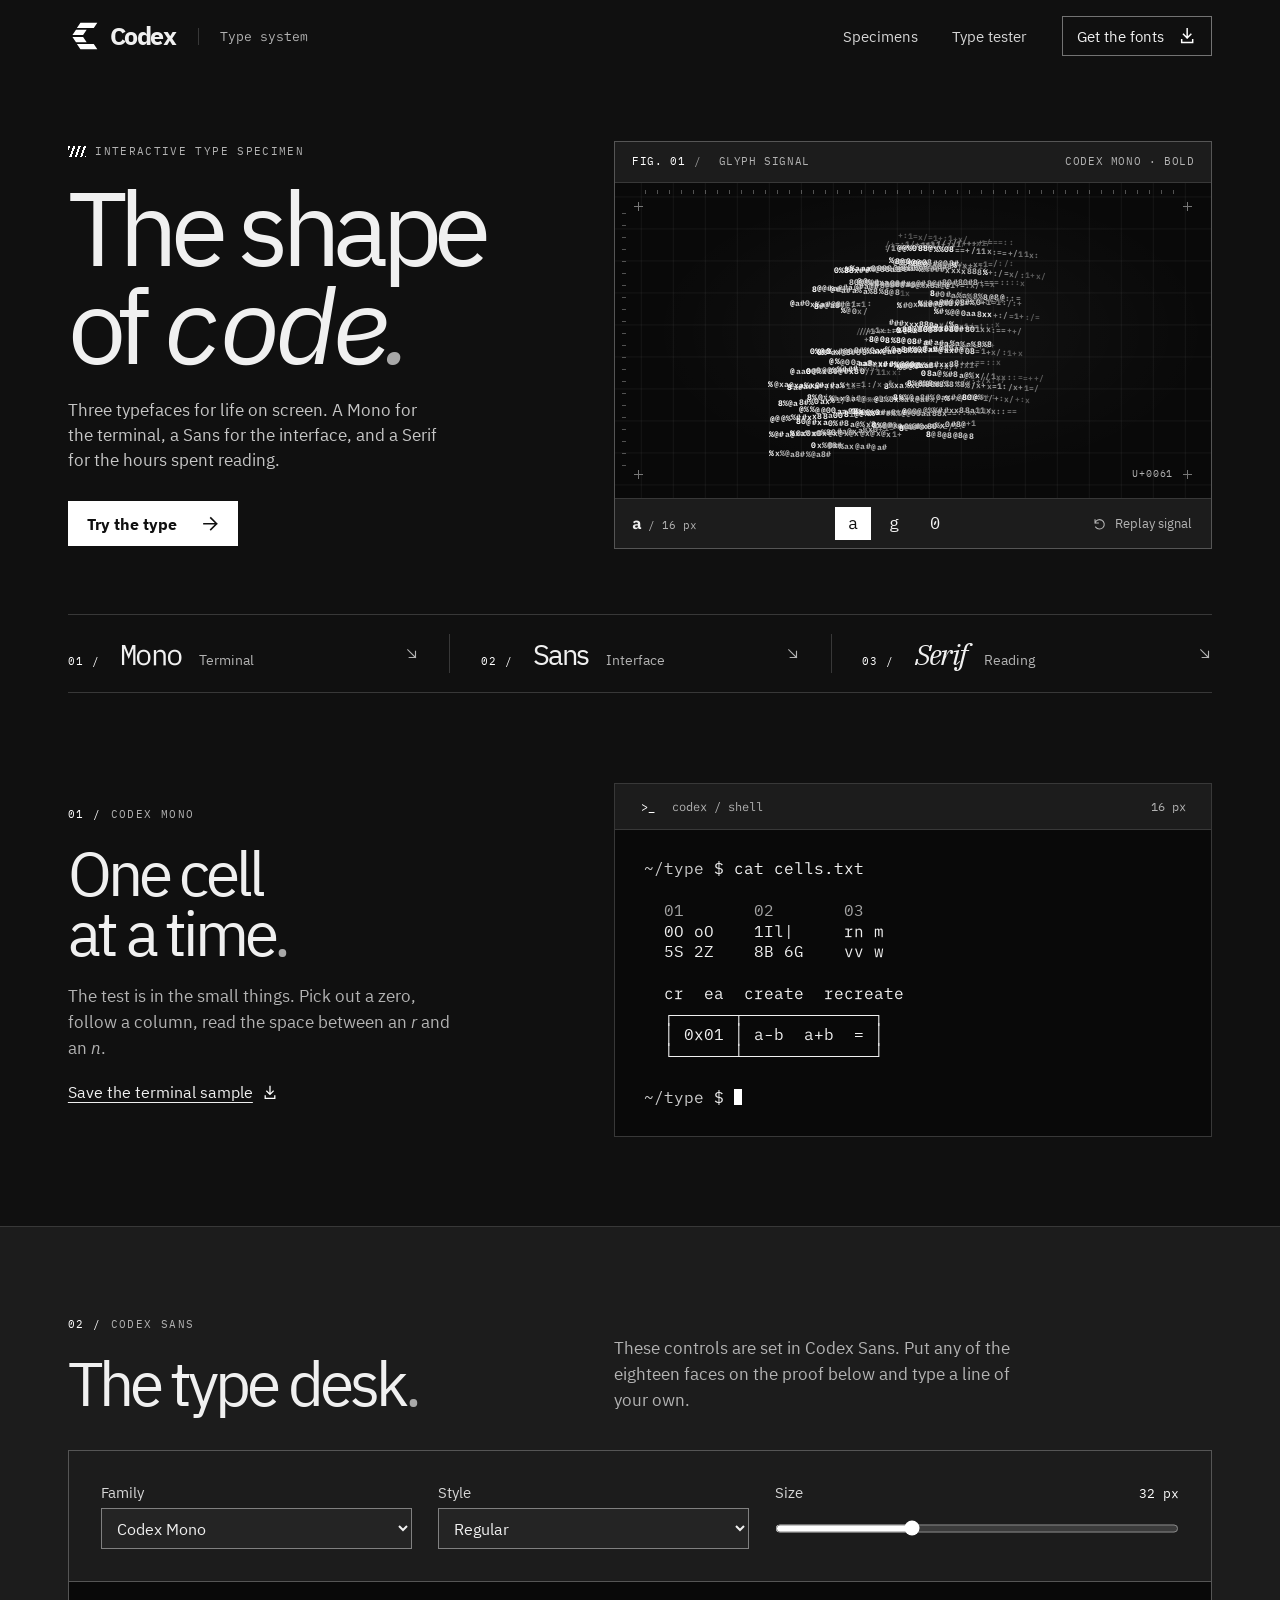
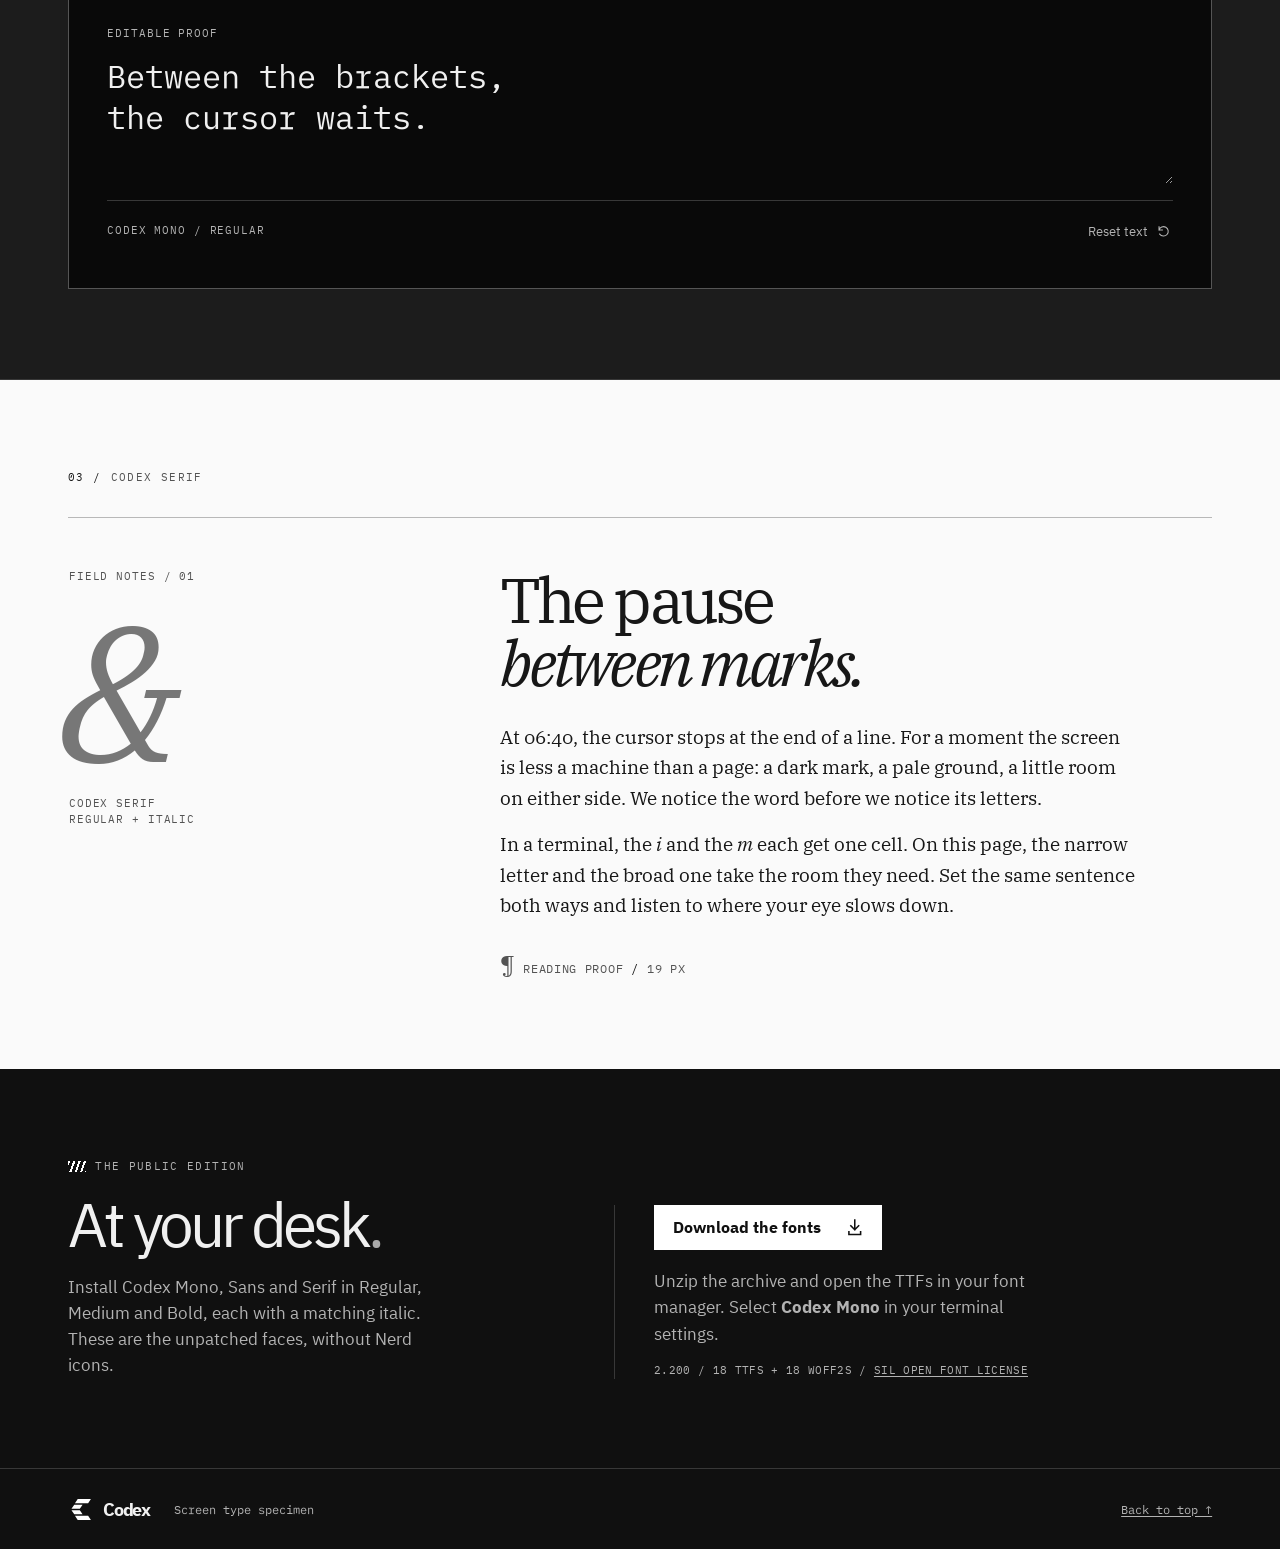
<file: index.html>
<!doctype html>
<html lang="en">
<head>
  <meta charset="utf-8">
  <meta name="viewport" content="width=device-width, initial-scale=1">
  <meta name="theme-color" content="#101010">
  <meta name="description" content="Three Codex typefaces for the screen. Examine a letter, set a proof, and take Mono, Sans and Serif to your own desk.">
  <title>Codex — The shape of code</title>
  <link rel="icon" href="mark.svg" type="image/svg+xml">
  <link rel="preload" href="fonts/CodexMono-Bold.woff2" as="font" type="font/woff2" crossorigin>
  <link rel="stylesheet" href="fonts.css">
  <link rel="stylesheet" href="screen.css">
  <script src="controls.js" defer></script>
  <script src="matrix.js" defer></script>
</head>
<body id="top">
  <a class="skip" href="#main">Skip to specimen</a>
  <svg class="symbols" xmlns="http://www.w3.org/2000/svg" aria-hidden="true">
    <symbol id="arrow" viewBox="0 0 20 20"><path d="M3 10h13m-6-6 6 6-6 6"/></symbol>
    <symbol id="southeast" viewBox="0 0 20 20"><path d="m4 4 11 11M6 15h9V6"/></symbol>
    <symbol id="download" viewBox="0 0 20 20"><path d="M10 2v10m-4-4 4 4 4-4M4 14v3h12v-3"/></symbol>
    <symbol id="replay" viewBox="0 0 20 20"><path d="M3 4v5h5M3 9a7 7 0 1 1 1 6"/></symbol>
  </svg>
  <header class="masthead">
    <div class="wrap masthead-inner">
      <a class="brand" href="#top" aria-label="Codex, back to top"><img src="mark.svg" width="32" height="32" alt=""><span>Codex</span></a>
      <span class="masthead-note">Type system</span>
      <nav aria-label="Main navigation">
        <a class="nav-text" href="#specimens">Specimens</a>
        <a class="nav-text" href="#tester">Type tester</a>
        <a class="nav-get" href="#install">Get the fonts <svg class="icon" aria-hidden="true"><use href="#download"/></svg></a>
      </nav>
    </div>
  </header>
  <main id="main" tabindex="-1">
    <section class="wrap hero" aria-labelledby="hero-title">
      <div class="hero-copy">
        <p class="eyebrow"><span class="pulse-mark" aria-hidden="true"></span> Interactive type specimen</p>
        <h1 id="hero-title">The shape<br> of <em>code<span class="serif">.</span></em></h1>
        <p class="dek">Three typefaces for life on screen. A Mono for the terminal, a Sans for the interface, and a Serif for the hours spent reading.</p>
        <a class="action" href="#tester">Try the type <svg class="icon" aria-hidden="true"><use href="#arrow"/></svg></a>
      </div>
      <figure class="instrument">
        <figcaption class="instrument-head"><span><b>Fig. 01</b><i>/</i> Glyph signal</span><span>Codex Mono · Bold</span></figcaption>
        <div class="chamber" role="img" aria-label="An enlarged lowercase a in Codex Mono Bold.">
          <div class="axis axis-t" aria-hidden="true"></div>
          <div class="axis axis-l" aria-hidden="true"></div>
          <span class="cross c1" aria-hidden="true"></span><span class="cross c2" aria-hidden="true"></span>
          <span class="cross c3" aria-hidden="true"></span><span class="cross c4" aria-hidden="true"></span>
          <span class="codepoint" aria-hidden="true">U+0061</span>
          <span class="glyph-fallback" aria-hidden="true">a</span>
          <canvas aria-hidden="true"></canvas>
        </div>
        <div class="instrument-controls">
          <span class="reading-size"><b>a</b> / 16 px</span>
          <div class="glyph-choices" role="group" aria-label="Signal glyph" hidden>
            <button type="button" aria-label="Show lowercase a" aria-pressed="true" data-glyph="a">a</button>
            <button type="button" aria-label="Show lowercase g" aria-pressed="false" data-glyph="g">g</button>
            <button type="button" aria-label="Show digit 0" aria-pressed="false" data-glyph="0">0</button>
          </div>
          <button class="replay" type="button" hidden><svg class="icon" aria-hidden="true"><use href="#replay"/></svg> Replay signal</button>
        </div>
      </figure>
    </section>
    <nav class="wrap directory" id="specimens" aria-label="Specimen index">
      <a href="#mono"><span class="index-no">01 /</span> <span><span class="family-name mono">Mono</span> <span class="directory-note">Terminal</span></span><svg class="icon" aria-hidden="true"><use href="#southeast"/></svg></a>
      <a href="#tester"><span class="index-no">02 /</span> <span><span class="family-name sans">Sans</span> <span class="directory-note">Interface</span></span><svg class="icon" aria-hidden="true"><use href="#southeast"/></svg></a>
      <a href="#serif"><span class="index-no">03 /</span> <span><span class="family-name serif">Serif</span> <span class="directory-note">Reading</span></span><svg class="icon" aria-hidden="true"><use href="#southeast"/></svg></a>
    </nav>
    <section id="mono" class="wrap section split mono-section" aria-labelledby="mono-title">
      <div class="section-intro">
        <p class="eyebrow"><span>01 /</span> Codex Mono</p>
        <h2 id="mono-title">One cell<br> at a time<span>.</span></h2>
        <p>The test is in the small things. Pick out a zero, follow a column, read the space between an <i>r</i> and an <i>n</i>.</p>
        <a class="underlink" href="cells.txt" download>Save the terminal sample <svg class="icon" aria-hidden="true"><use href="#download"/></svg></a>
      </div>
      <div class="terminal">
        <div class="terminal-head"><span><span class="terminal-mark" aria-hidden="true">&gt;_</span> codex / shell</span><span>16 px</span></div>
        <pre aria-label="Terminal sample in Codex Mono"><span class="path">~/type</span> $ cat cells.txt

<span class="dim">  01       02       03</span>
  0O oO    1Il|     rn m
  5S 2Z    8B 6G    vv w

  cr  ea  create  recreate
  ┌──────┬─────────────┐
  │ 0x01 │ a-b  a+b  = │
  └──────┴─────────────┘

<span class="path">~/type</span> $ <span class="cursor" aria-hidden="true"></span></pre>
      </div>
    </section>
    <section id="tester" class="desk" aria-labelledby="desk-title">
      <div class="wrap section">
        <div class="section-heading">
          <div><p class="eyebrow"><span>02 /</span> Codex Sans</p><h2 id="desk-title">The type desk<span>.</span></h2></div>
          <p>These controls are set in Codex Sans. Put any of the eighteen faces on the proof below and type a line of your own.</p>
        </div>
        <div class="workbench">
          <div class="settings" hidden>
            <div><label for="family">Family</label><select id="family"><option value="mono">Codex Mono</option><option value="sans">Codex Sans</option><option value="serif">Codex Serif</option></select></div>
            <div><label for="style">Style</label><select id="style"><option value="Regular" data-weight="400" data-slant="normal">Regular</option><option value="Italic" data-weight="400" data-slant="italic">Italic</option><option value="Medium" data-weight="500" data-slant="normal">Medium</option><option value="MediumItalic" data-weight="500" data-slant="italic">Medium Italic</option><option value="Bold" data-weight="700" data-slant="normal">Bold</option><option value="BoldItalic" data-weight="700" data-slant="italic">Bold Italic</option></select></div>
            <div class="size-control"><label for="size">Size</label><output for="size" id="size-value">32 px</output><input id="size" type="range" min="12" max="72" value="32" aria-valuetext="32 pixels"></div>
          </div>
          <div class="proof">
            <label for="sample" class="micro">Editable proof</label>
            <textarea id="sample" aria-describedby="proof-name" rows="3" spellcheck="false" autocomplete="off">Between the brackets,
the cursor waits.</textarea>
            <div class="proof-foot"><span id="proof-name">Codex Mono / Regular</span><button type="button" id="reset" hidden>Reset text <svg class="icon" aria-hidden="true"><use href="#replay"/></svg></button></div>
          </div>
        </div>
      </div>
    </section>
    <section id="serif" class="paper" aria-labelledby="serif-title">
      <div class="wrap section">
        <p class="eyebrow"><span>03 /</span> Codex Serif</p>
        <div class="reading">
          <div class="reading-margin"><span class="folio micro">Field notes / 01</span><span class="ampersand" aria-hidden="true">&amp;</span><span class="micro">Codex Serif<br>Regular + Italic</span></div>
          <article>
            <h2 id="serif-title">The pause<br> <em>between marks.</em></h2>
            <p>At 06:40, the cursor stops at the end of a line. For a moment the screen is less a machine than a page: a dark mark, a pale ground, a little room on either side. We notice the word before we notice its letters.</p>
            <p>In a terminal, the <i>i</i> and the <i>m</i> each get one cell. On this page, the narrow letter and the broad one take the room they need. Set the same sentence both ways and listen to where your eye slows down.</p>
            <p class="colophon"><span>¶</span> Reading proof <i>/</i> 19 px</p>
          </article>
        </div>
      </div>
    </section>
    <section id="install" class="wrap section install" aria-labelledby="install-title">
      <div>
        <p class="eyebrow"><span class="pulse-mark" aria-hidden="true"></span> The public edition</p>
        <h2 id="install-title">At your desk<span>.</span></h2>
        <p>Install Codex Mono, Sans and Serif in Regular, Medium and Bold, each with a matching italic. These are the unpatched faces, without Nerd icons.</p>
      </div>
      <div class="download-panel">
        <a class="action" href="Codex-typefaces.zip" download>Download the fonts <svg class="icon" aria-hidden="true"><use href="#download"/></svg></a>
        <p>Unzip the archive and open the TTFs in your font manager. Select <strong>Codex Mono</strong> in your terminal settings.</p>
        <span class="download-meta">2.200 / 18 TTFs + 18 WOFF2s / <a href="OFL.txt">SIL Open Font License</a></span>
      </div>
    </section>
  </main>
  <footer><div class="wrap footer-inner"><span class="brand"><img src="mark.svg" width="25" height="25" alt=""> Codex</span><span>Screen type specimen</span><a href="#top">Back to top ↑</a></div></footer>
</body>
</html>
</file>
<file: fonts.css>
@font-face { font-family: "Codex Mono"; src: url("fonts/CodexMono-Regular.woff2") format("woff2"); font-style: normal; font-weight: 400; font-display: swap; }
@font-face { font-family: "Codex Mono"; src: url("fonts/CodexMono-Italic.woff2") format("woff2"); font-style: italic; font-weight: 400; font-display: swap; }
@font-face { font-family: "Codex Mono"; src: url("fonts/CodexMono-Medium.woff2") format("woff2"); font-style: normal; font-weight: 500; font-display: swap; }
@font-face { font-family: "Codex Mono"; src: url("fonts/CodexMono-MediumItalic.woff2") format("woff2"); font-style: italic; font-weight: 500; font-display: swap; }
@font-face { font-family: "Codex Mono"; src: url("fonts/CodexMono-Bold.woff2") format("woff2"); font-style: normal; font-weight: 700; font-display: swap; }
@font-face { font-family: "Codex Mono"; src: url("fonts/CodexMono-BoldItalic.woff2") format("woff2"); font-style: italic; font-weight: 700; font-display: swap; }
@font-face { font-family: "Codex Sans"; src: url("fonts/CodexSans-Regular.woff2") format("woff2"); font-style: normal; font-weight: 400; font-display: swap; }
@font-face { font-family: "Codex Sans"; src: url("fonts/CodexSans-Italic.woff2") format("woff2"); font-style: italic; font-weight: 400; font-display: swap; }
@font-face { font-family: "Codex Sans"; src: url("fonts/CodexSans-Medium.woff2") format("woff2"); font-style: normal; font-weight: 500; font-display: swap; }
@font-face { font-family: "Codex Sans"; src: url("fonts/CodexSans-MediumItalic.woff2") format("woff2"); font-style: italic; font-weight: 500; font-display: swap; }
@font-face { font-family: "Codex Sans"; src: url("fonts/CodexSans-Bold.woff2") format("woff2"); font-style: normal; font-weight: 700; font-display: swap; }
@font-face { font-family: "Codex Sans"; src: url("fonts/CodexSans-BoldItalic.woff2") format("woff2"); font-style: italic; font-weight: 700; font-display: swap; }
@font-face { font-family: "Codex Serif"; src: url("fonts/CodexSerif-Regular.woff2") format("woff2"); font-style: normal; font-weight: 400; font-display: swap; }
@font-face { font-family: "Codex Serif"; src: url("fonts/CodexSerif-Italic.woff2") format("woff2"); font-style: italic; font-weight: 400; font-display: swap; }
@font-face { font-family: "Codex Serif"; src: url("fonts/CodexSerif-Medium.woff2") format("woff2"); font-style: normal; font-weight: 500; font-display: swap; }
@font-face { font-family: "Codex Serif"; src: url("fonts/CodexSerif-MediumItalic.woff2") format("woff2"); font-style: italic; font-weight: 500; font-display: swap; }
@font-face { font-family: "Codex Serif"; src: url("fonts/CodexSerif-Bold.woff2") format("woff2"); font-style: normal; font-weight: 700; font-display: swap; }
@font-face { font-family: "Codex Serif"; src: url("fonts/CodexSerif-BoldItalic.woff2") format("woff2"); font-style: italic; font-weight: 700; font-display: swap; }
</file>
<file: screen.css>
:root {
  color-scheme: dark;
  --ground: #101010;
  --screen: #090909;
  --panel: #1c1c1c;
  --edge: #555;
  --ink: #f0f0f0;
  --muted: #b3b3b3;
  --line: #383838;
  --signal: #fff;
  --paper: #fafafa;
  accent-color: var(--signal);
  -webkit-tap-highlight-color: #ffffff30;
  --sans: "Codex Sans", sans-serif;
  --serif: "Codex Serif", Georgia, serif;
  --mono: "Codex Mono", monospace;
  --gutter: clamp(20px, 5.3vw, 88px);
  font-family: var(--sans);
  font-synthesis: none;
  background: var(--ground);
  color: var(--ink);
}

* { box-sizing: border-box; }
body, h1, h2, p, figure, pre { margin: 0; }
body { min-width: 0; }
a { color: inherit; }
button, select, input, textarea { font: inherit; color: inherit; }
button, select, input[type="range"] { cursor: pointer; }
button { background: none; }
:focus-visible { outline: 3px solid var(--signal); outline-offset: 4px; }
[hidden] { display: none !important; }
::selection { color: var(--ground); background: var(--signal); }
.wrap { width: min(calc(100% - 2 * var(--gutter)), 1440px); margin-inline: auto; }
.symbols { position: absolute; width: 0; height: 0; overflow: hidden; }
.icon { width: 1.22em; height: 1.22em; flex: none; fill: none; stroke: currentColor; stroke-width: 1.6; stroke-linecap: square; stroke-linejoin: miter; }
.skip { position: absolute; z-index: 2; left: var(--gutter); top: .6rem; padding: .7rem 1rem; color: var(--ground); background: var(--signal); transform: translateY(-180%); }
.skip:focus { transform: none; }
.sans { font-family: var(--sans); }
.serif { font-family: var(--serif); }
.mono { font-family: var(--mono); }
.micro, .eyebrow, .index-no, .instrument-head, .codepoint, .proof-foot, .download-meta {
  font: 400 .7rem/1.4 var(--mono);
  letter-spacing: .08em;
  text-transform: uppercase;
}
.masthead-inner { min-height: 72px; display: flex; align-items: center; gap: 1.4rem; }
.brand { display: inline-flex; align-items: center; gap: .62rem; font: 700 1.55rem/1 var(--sans); letter-spacing: -.06em; text-decoration: none; }
.brand img { flex: none; }
.masthead-note { border-left: 1px solid var(--line); padding-left: 1.35rem; color: var(--muted); font: .8rem var(--mono); }
.masthead nav { margin-left: auto; display: flex; align-items: center; gap: clamp(1.4rem, 2.7vw, 3rem); }
.masthead nav a { text-decoration: none; font-size: .94rem; }
.nav-text { padding-block: .6rem; color: #d6d6d6; }
.nav-text:hover { color: var(--signal); text-decoration: underline; text-underline-offset: .22em; }
.nav-get { border: 1px solid #737373; padding: .62rem .9rem; display: inline-flex; align-items: center; gap: .9rem; }
.nav-get:hover { border-color: var(--signal); }
.nav-get .icon { color: var(--signal); }

.hero { padding-block: clamp(48px, 5.4vw, 86px) clamp(42px, 5.1vw, 82px); display: grid; grid-template-columns: minmax(0, .9fr) minmax(0, 1.1fr); gap: clamp(30px, 4.5vw, 84px); align-items: center; }
.eyebrow { display: flex; align-items: center; gap: .85em; color: var(--muted); letter-spacing: .12em; }
.eyebrow > span:first-child { color: var(--signal); }
h1 em span, h2 > span { color: #a8a8a8; }
.pulse-mark { display: inline-block; width: 18px; height: 11px; background: repeating-linear-gradient(110deg, var(--signal) 0 2px, transparent 2px 5px); }
h1 { margin: .2em 0 .24em; font: 400 clamp(4.5rem, 8.1vw, 8.6rem)/.92 var(--sans); letter-spacing: -.072em; }
h1 em { font: italic 400 1.02em/.92 var(--mono); letter-spacing: -.075em; }
.dek { color: #c6c6c6; max-width: 37ch; font-size: clamp(1.05rem, 1.25vw, 1.23rem); line-height: 1.5; }
.action { display: inline-flex; justify-content: space-between; align-items: center; gap: 1.5rem; padding: .78rem 1.1rem .78rem 1.22rem; background: var(--signal); color: var(--ground); font-weight: 700; text-decoration: none; }
.action:hover { background: #ddd; text-decoration: underline; text-underline-offset: .2em; }
.action:active { background: #bfbfbf; }
.hero .action { margin-top: 1.75rem; }
.instrument { min-width: 0; border: 1px solid var(--edge); background: var(--panel); }
.instrument-head, .instrument-controls { display: flex; justify-content: space-between; align-items: center; gap: .5rem; padding-inline: clamp(10px, 1.3vw, 20px); }
.instrument-head { min-height: 40px; color: var(--muted); letter-spacing: .055em; }
.instrument-head b { font-weight: 400; color: var(--signal); }
.instrument-head i { margin-inline: .8em; color: #999; font-style: normal; }
.chamber {
  position: relative;
  aspect-ratio: 1.88;
  isolation: isolate;
  overflow: hidden;
  border-block: 1px solid var(--line);
  background-color: var(--screen);
  background-image: linear-gradient(#ffffff0c 1px, transparent 1px), linear-gradient(90deg, #ffffff0c 1px, transparent 1px), radial-gradient(ellipse at 53% 47%, #ffffff0a 0%, transparent 63%);
  background-size: 32px 32px, 32px 32px, 100% 100%;
  background-position: center;
}
.chamber canvas { position: absolute; inset: 0; display: block; width: 100%; height: 100%; }
.glyph-fallback { position: absolute; inset: 0; display: grid; place-content: center; font: 700 clamp(110px, 16vw, 260px)/1 var(--mono); color: var(--signal); }
.axis { position: absolute; opacity: .45; }
.axis-t { inset: 7px 30px auto; height: 4px; background: repeating-linear-gradient(90deg, #aaa 0 1px, transparent 1px 12px); }
.axis-l { inset: 30px auto 30px 7px; width: 4px; background: repeating-linear-gradient(#aaa 0 1px, transparent 1px 12px); }
.cross { position: absolute; width: 9px; height: 9px; background: linear-gradient(90deg, transparent 4px, #777 4px 5px, transparent 5px), linear-gradient(transparent 4px, #777 4px 5px, transparent 5px); }
.c1, .c2 { top: 19px; }
.c3, .c4 { bottom: 19px; }
.c1, .c3 { left: 19px; }
.c2, .c4 { right: 19px; }
.codepoint { position: absolute; z-index: 1; right: 38px; bottom: 17px; color: var(--muted); font-size: .62rem; }
.instrument-controls { min-height: 49px; }
.reading-size { display: inline-flex; align-items: baseline; gap: .55em; color: var(--muted); font: .7rem var(--mono); }
.reading-size b { font: 700 16px var(--mono); color: var(--ink); }
.glyph-choices { display: flex; gap: 5px; padding-block: 4px; }
.glyph-choices button { min-width: 36px; min-height: 33px; border: 1px solid transparent; font: 400 1.04rem var(--mono); }
.glyph-choices button[aria-pressed="true"] { color: var(--ground); border-color: var(--signal); background: var(--signal); }
.glyph-choices button:hover { border-color: var(--muted); }
.replay, #reset { display: inline-flex; align-items: center; gap: .55rem; padding: .6rem .15rem; border: none; color: var(--muted); font-size: .84rem; }
.replay:hover, #reset:hover { color: var(--signal); text-decoration: underline; text-underline-offset: .2em; }
.replay .icon, #reset .icon { width: 1em; height: 1em; }

.directory { display: grid; grid-template-columns: repeat(3, 1fr); padding-block: 1.2rem; border-block: 1px solid var(--line); }
.directory a { display: flex; align-items: baseline; gap: clamp(.6rem, 1.6vw, 1.7rem); padding: .2rem clamp(.8rem, 2.4vw, 2.7rem); text-decoration: none; }
.directory a:first-child { padding-left: 0; }
.directory a + a { border-left: 1px solid var(--line); }
.directory a:last-child { padding-right: 0; }
.index-no { color: var(--signal); }
.family-name { font-size: clamp(1.55rem, 2.3vw, 2.45rem); line-height: 1.1; letter-spacing: -.055em; }
.family-name.serif { font-style: italic; }
.directory-note { margin-left: .85rem; font: .86rem var(--sans); color: var(--muted); }
.directory .icon { margin-left: auto; width: 14px; height: 14px; align-self: center; color: var(--muted); }
.directory a:hover .family-name { color: var(--signal); text-decoration: underline; text-decoration-thickness: 1px; text-underline-offset: .15em; }
.section { padding-block: clamp(58px, 7vw, 110px); }
.split, .section-heading, .install { display: grid; align-items: center; grid-template-columns: minmax(0, .9fr) minmax(0, 1.1fr); gap: clamp(30px, 4.5vw, 84px); }
h2 { font: 400 clamp(2.75rem, 4.85vw, 5.5rem)/.98 var(--sans); letter-spacing: -.066em; }
.section-intro h2, .section-heading h2, .install h2 { margin-top: .32em; }
.section-intro > p:not(.eyebrow), .section-heading > p, .install > div > p:not(.eyebrow) { font-size: 1.06rem; line-height: 1.55; color: var(--muted); }
.section-intro > p:not(.eyebrow), .install > div > p:not(.eyebrow) { margin-top: 1.15rem; max-width: 39ch; }
.underlink { display: inline-flex; align-items: center; gap: .6rem; padding-block: .65rem; margin-top: .65rem; text-underline-offset: .22em; }
.underlink .icon { color: var(--signal); width: 1em; }
.terminal { border: 1px solid var(--line); min-width: 0; background: var(--screen); }
.terminal-head { min-height: 46px; padding: .6rem clamp(14px, 2vw, 28px); display: flex; align-items: center; justify-content: space-between; gap: .6rem; color: var(--muted); background: var(--panel); border-bottom: 1px solid var(--line); font: .78rem var(--mono); }
.terminal-mark { color: var(--signal); margin-right: .65rem; }
.terminal pre { padding: clamp(18px, 2.2vw, 35px); overflow-x: auto; font: 400 16px/1.3 var(--mono); }
.path { color: #ccc; }
.dim { color: #a3a3a3; }
.cursor { display: inline-block; height: 1em; width: .55em; vertical-align: -.13em; background: var(--signal); }

.desk { background: var(--panel); border-block: 1px solid var(--line); }
.section-heading { margin-bottom: 2.3rem; align-items: end; }
.section-heading > p { max-width: 43ch; }
.workbench { border: 1px solid var(--edge); }
.settings { display: grid; grid-template-columns: 1fr 1fr 1.3fr; gap: clamp(12px, 2vw, 30px); padding: clamp(16px, 2.5vw, 32px); border-bottom: 1px solid var(--edge); }
.settings label { display: block; color: #d6d6d6; font-size: .92rem; }
.settings select { display: block; width: 100%; margin-top: .35rem; padding: .55rem .7rem; border: 1px solid #808080; border-radius: 0; background-color: #242424; }
.settings option:checked { color: var(--ground); background: var(--signal); }
.size-control { display: grid; grid-template-columns: 1fr auto; align-content: start; align-items: baseline; }
.size-control input { grid-column: 1 / -1; }
#size-value { color: var(--signal); font: .83rem var(--mono); }
input[type="range"] { width: 100%; min-height: 41px; margin: .35rem 0 0; }
.proof { padding: clamp(18px, 3vw, 44px); background: var(--screen); }
.proof > label { color: var(--muted); }
#sample { display: block; width: 100%; min-height: 7.6rem; margin: .7rem 0 1rem; padding: .1em .1em .1em 0; border: 0; border-radius: 0; background: none; resize: vertical; font: 400 32px/1.3 var(--mono); overflow-wrap: anywhere; }
.proof-foot { border-top: 1px solid var(--line); padding-top: .7rem; display: flex; align-items: center; justify-content: space-between; gap: .75rem; color: var(--muted); font-size: .68rem; }
.proof-foot button { letter-spacing: 0; text-transform: none; font-family: var(--sans); }

.paper {
  color-scheme: light;
  --ground: var(--paper);
  --ink: #171717;
  --muted: #535353;
  --line: #b8b8b8;
  --signal: #171717;
  color: var(--ink);
  background: var(--paper);
  -webkit-tap-highlight-color: #00000024;
}
.reading { display: grid; grid-template-columns: minmax(170px, .48fr) minmax(0, 1fr); gap: clamp(36px, 7vw, 110px); margin-top: 2rem; padding-top: clamp(28px, 4vw, 64px); border-top: 1px solid var(--line); }
.reading-margin { display: flex; align-items: flex-start; flex-direction: column; padding-left: 1px; color: var(--muted); }
.ampersand { font: italic 400 clamp(7rem, 15vw, 17rem)/1.1 var(--serif); margin-left: -.055em; color: #777; }
.reading article { max-width: 65ch; }
.reading h2 { margin-bottom: 1.7rem; font: 400 clamp(3.15rem, 4.9vw, 5.6rem)/1 var(--serif); letter-spacing: -.06em; }
.reading article > p:not(.colophon) { font: 400 19px/1.6 var(--serif); max-width: 58ch; }
.reading article > p + p { margin-top: .85em; }
.reading .colophon { display: flex; align-items: baseline; gap: .7em; margin-top: 1.7rem; color: var(--muted); font: .72rem var(--mono); letter-spacing: .06em; text-transform: uppercase; }
.colophon span { font: 1.5rem var(--serif); }
.colophon i { color: var(--signal); font-style: normal; }
.install { align-items: end; }
.install .download-panel { padding-left: clamp(20px, 3vw, 52px); border-left: 1px solid var(--line); }
.install .download-panel p { font-size: 1rem; }
.download-meta { display: block; margin-top: 1rem; color: var(--muted); letter-spacing: .03em; }
.download-meta a { text-underline-offset: .2em; }
footer { border-top: 1px solid var(--line); }
.footer-inner { display: flex; align-items: center; gap: 1.5rem; min-height: 80px; color: var(--muted); font: .76rem var(--mono); }
.footer-inner .brand { color: var(--ink); font-size: 1.15rem; }
.footer-inner a { margin-left: auto; padding-block: .6rem; text-underline-offset: .2em; }

@media (max-width: 1000px) {
  .directory-note { display: block; margin: .25rem 0 0; }
}
@media (max-width: 800px) {
  .hero, .split, .section-heading, .install { grid-template-columns: minmax(0, 1fr); }
  .hero { padding-block: 40px 32px; gap: 30px; }
  .hero-copy { max-width: 560px; }
  h1 { font-size: clamp(4.7rem, 11.5vw, 6.6rem); }
  .dek { max-width: 44ch; }
  .hero .action { margin-top: 1.2rem; }
  .chamber { aspect-ratio: 2.1; }
  .section { padding-block: 56px; }
  .section-heading { gap: .9rem; margin-bottom: 1.5rem; }
  .section-intro h2 br { display: none; }
  .section-intro > p:not(.eyebrow), .install > div > p:not(.eyebrow) { max-width: 47ch; }
  .reading { grid-template-columns: minmax(100px, .34fr) minmax(0, 1fr); gap: 28px; }
  .install .download-panel { border-left: 0; padding-left: 0; }
}
@media (max-width: 550px) {
  .masthead-inner { min-height: 60px; gap: .6rem; }
  .masthead-note, .nav-text { display: none; }
  .brand { gap: .45rem; font-size: 1.4rem; }
  .brand img { width: 27px; height: 27px; }
  .masthead nav .nav-get { padding: .5rem .65rem; font-size: .85rem; }
  .hero { padding-top: 28px; gap: 26px; }
  h1 { margin-block: .18em .2em; font-size: clamp(4.15rem, 15.4vw, 5.2rem); }
  .dek { font-size: 1rem; }
  .hero .action { margin-top: 1rem; }
  .instrument-head { min-height: 34px; font-size: .61rem; }
  .instrument-controls { min-height: 45px; }
  .glyph-choices { gap: 2px; }
  .glyph-choices button { min-width: 28px; }
  .chamber { aspect-ratio: 1.73; }
  .directory { padding-block: 1rem; }
  .directory a { position: relative; display: block; padding: .1rem .65rem; }
  .index-no { display: block; margin-bottom: .4rem; font-size: .61rem; }
  .family-name { font-size: 1.6rem; }
  .directory-note { margin-top: .1rem; font-size: .75rem; }
  .directory .icon { position: absolute; top: .15rem; right: .7rem; width: 10px; height: 10px; }
  .directory a:last-child .icon { right: 0; }
  .terminal pre { padding-inline: 13px; }
  .settings { grid-template-columns: minmax(0, 1fr) minmax(0, 1fr); gap: 12px; }
  .size-control { grid-column: 1 / -1; }
  .settings select { padding-inline: .35rem; }
  .size-control input { min-height: 28px; }
  .reading { display: block; margin-top: 1.25rem; }
  .reading-margin { display: none; }
  .footer-inner { gap: .65rem; min-height: 64px; }
  .footer-inner > span:nth-child(2) { display: none; }
}
@media (prefers-reduced-motion: reduce) {
  .replay { display: none; }
}
</file>
